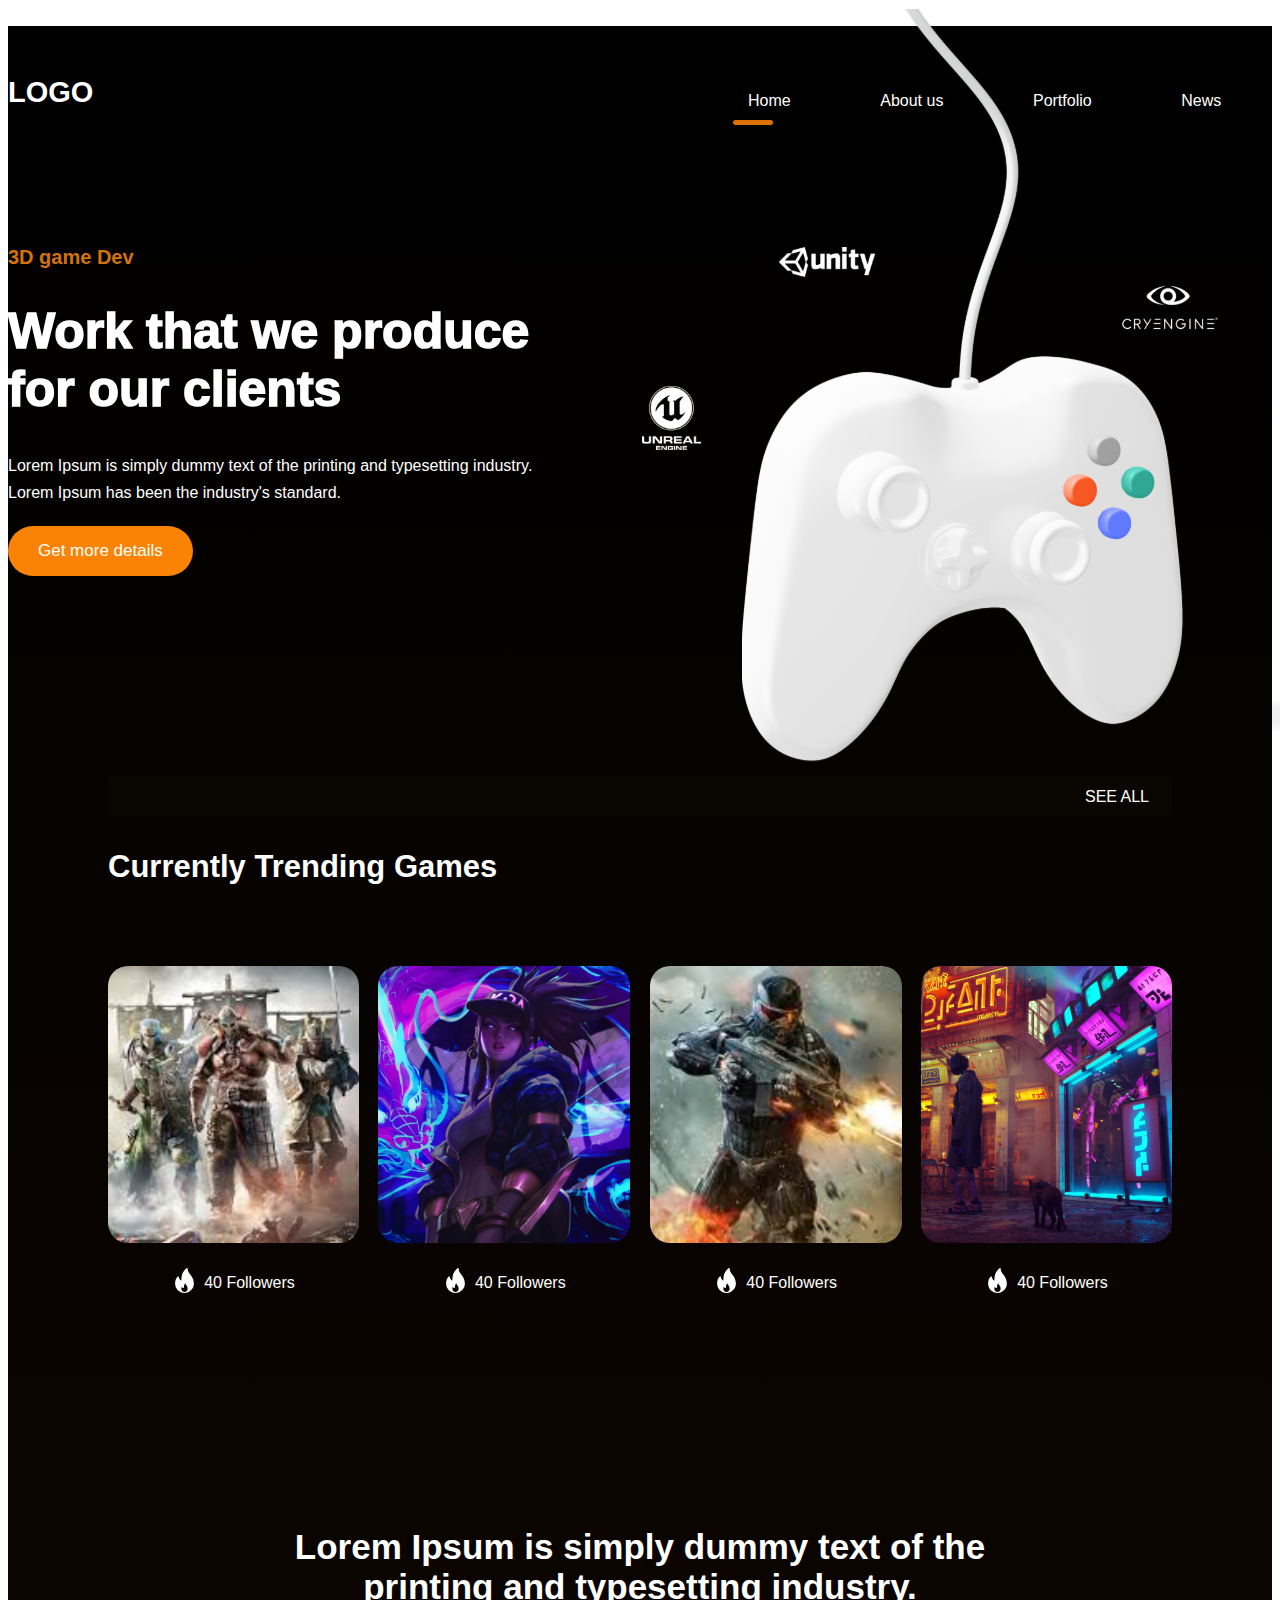
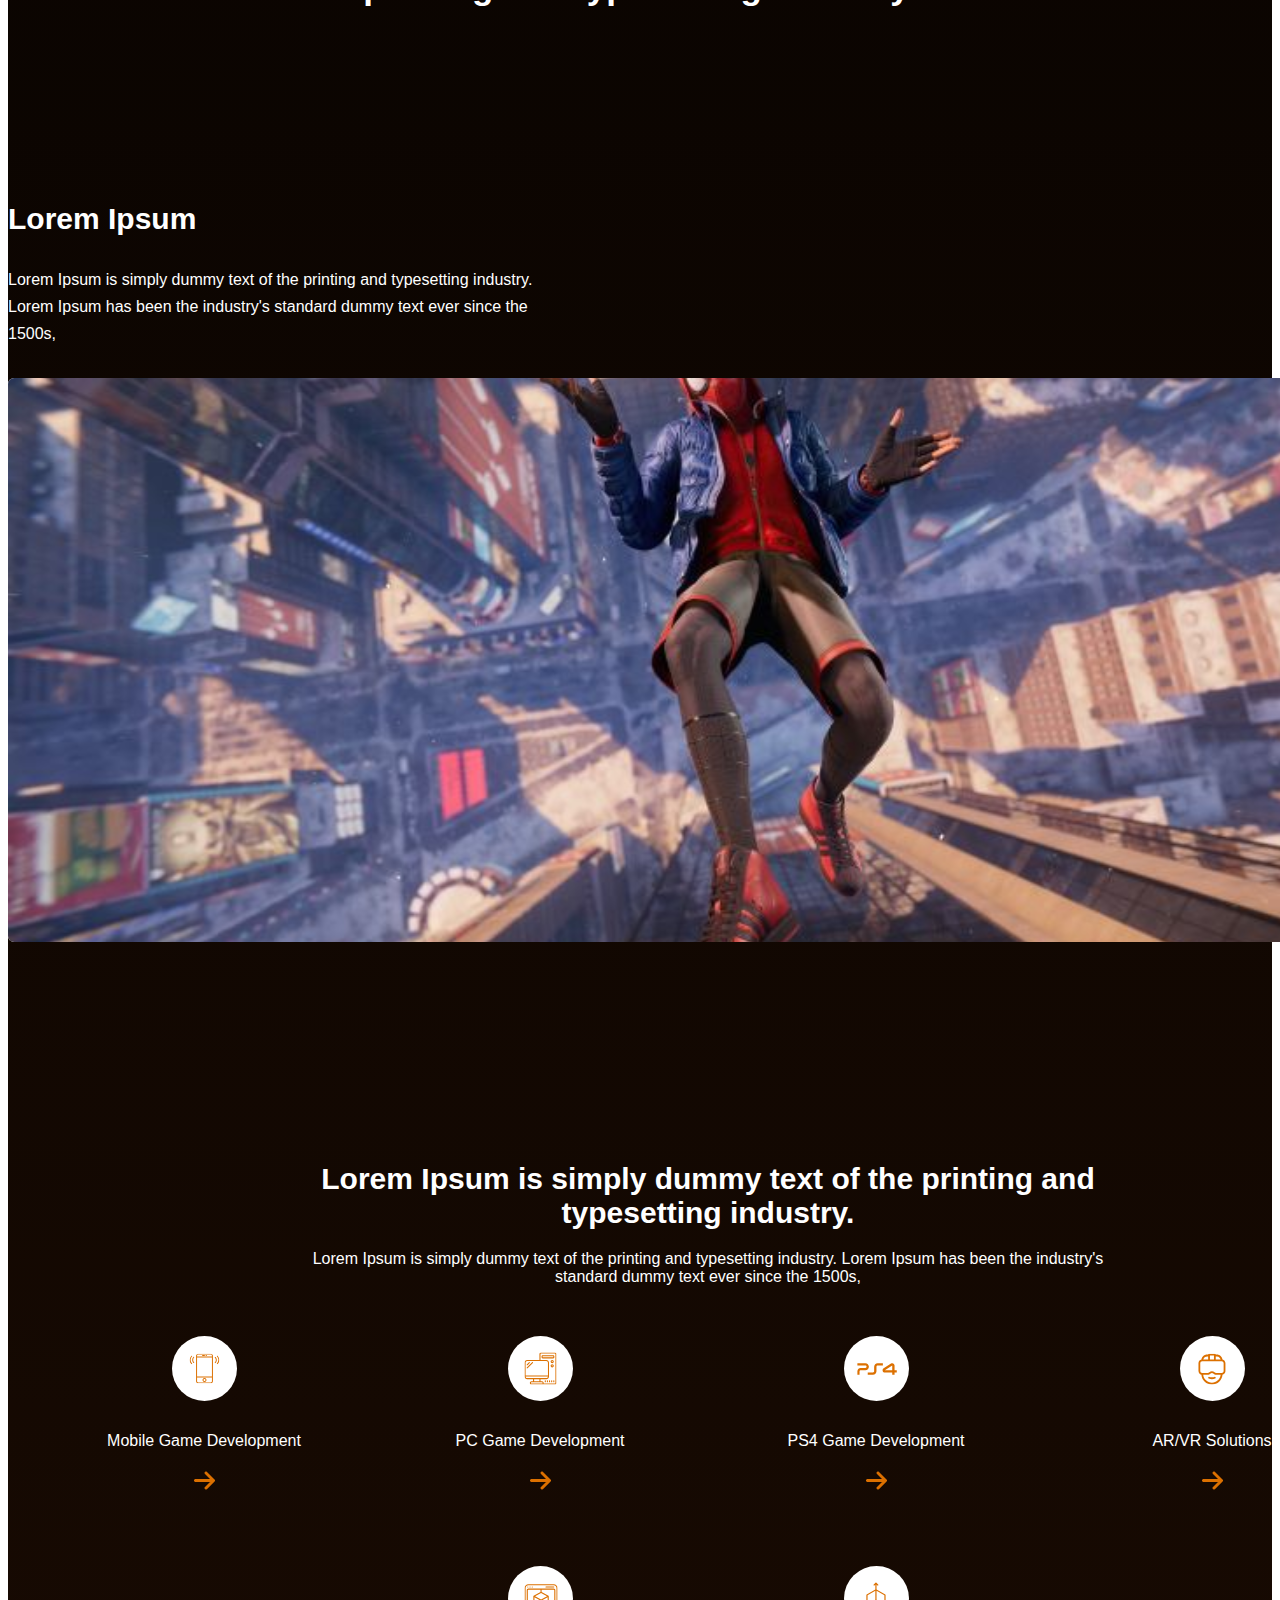
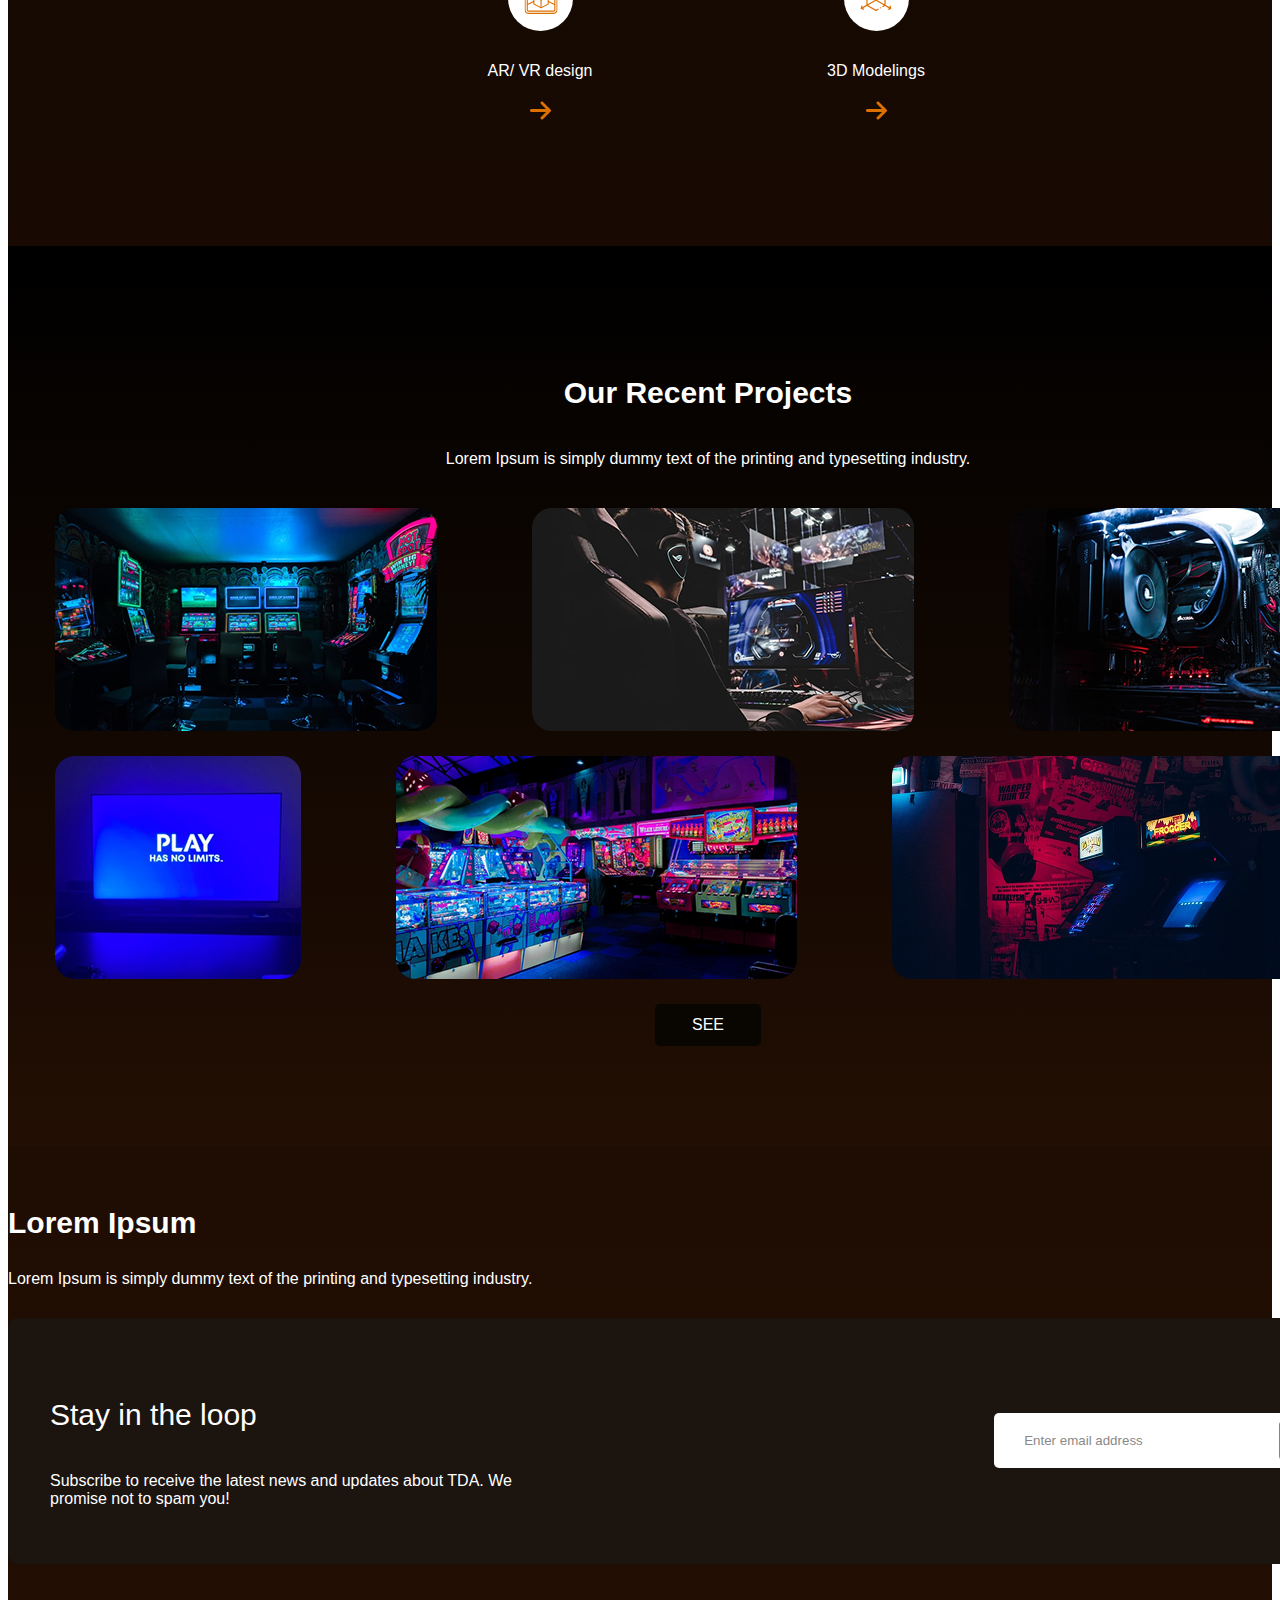
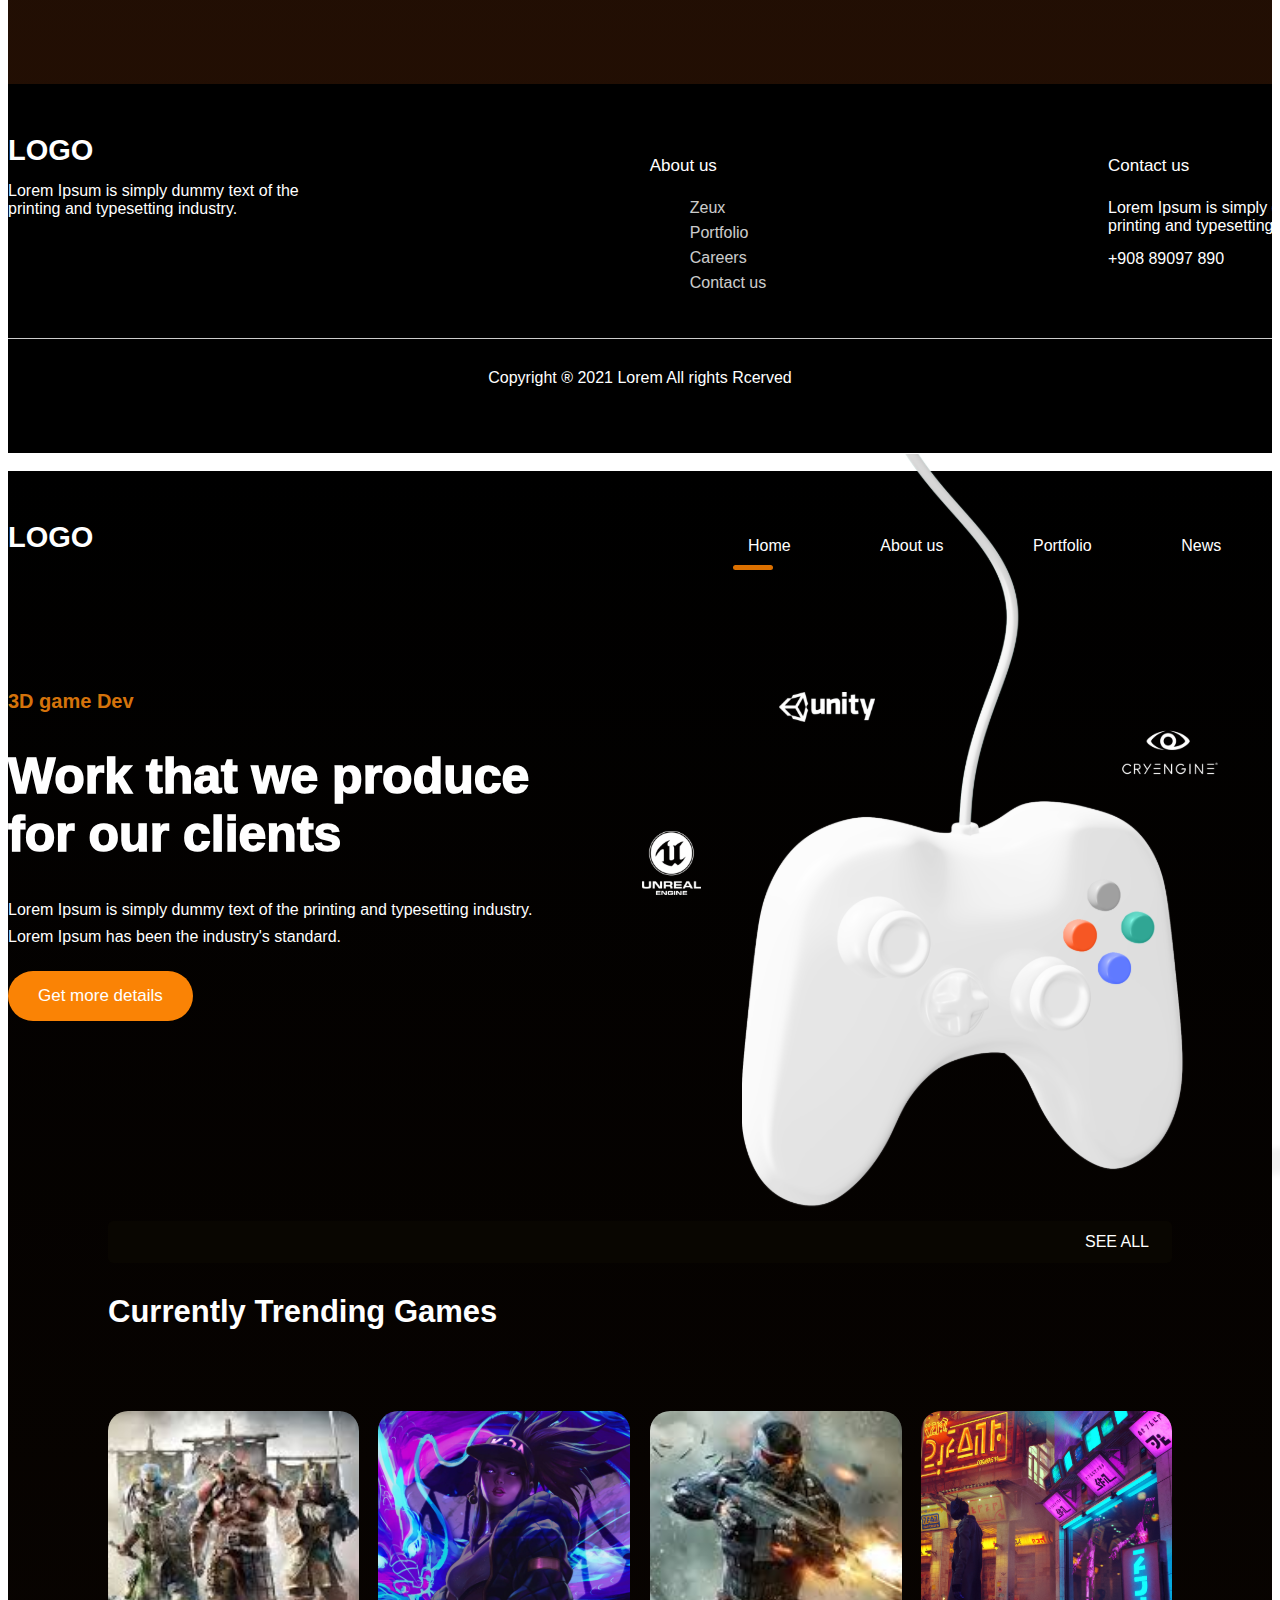
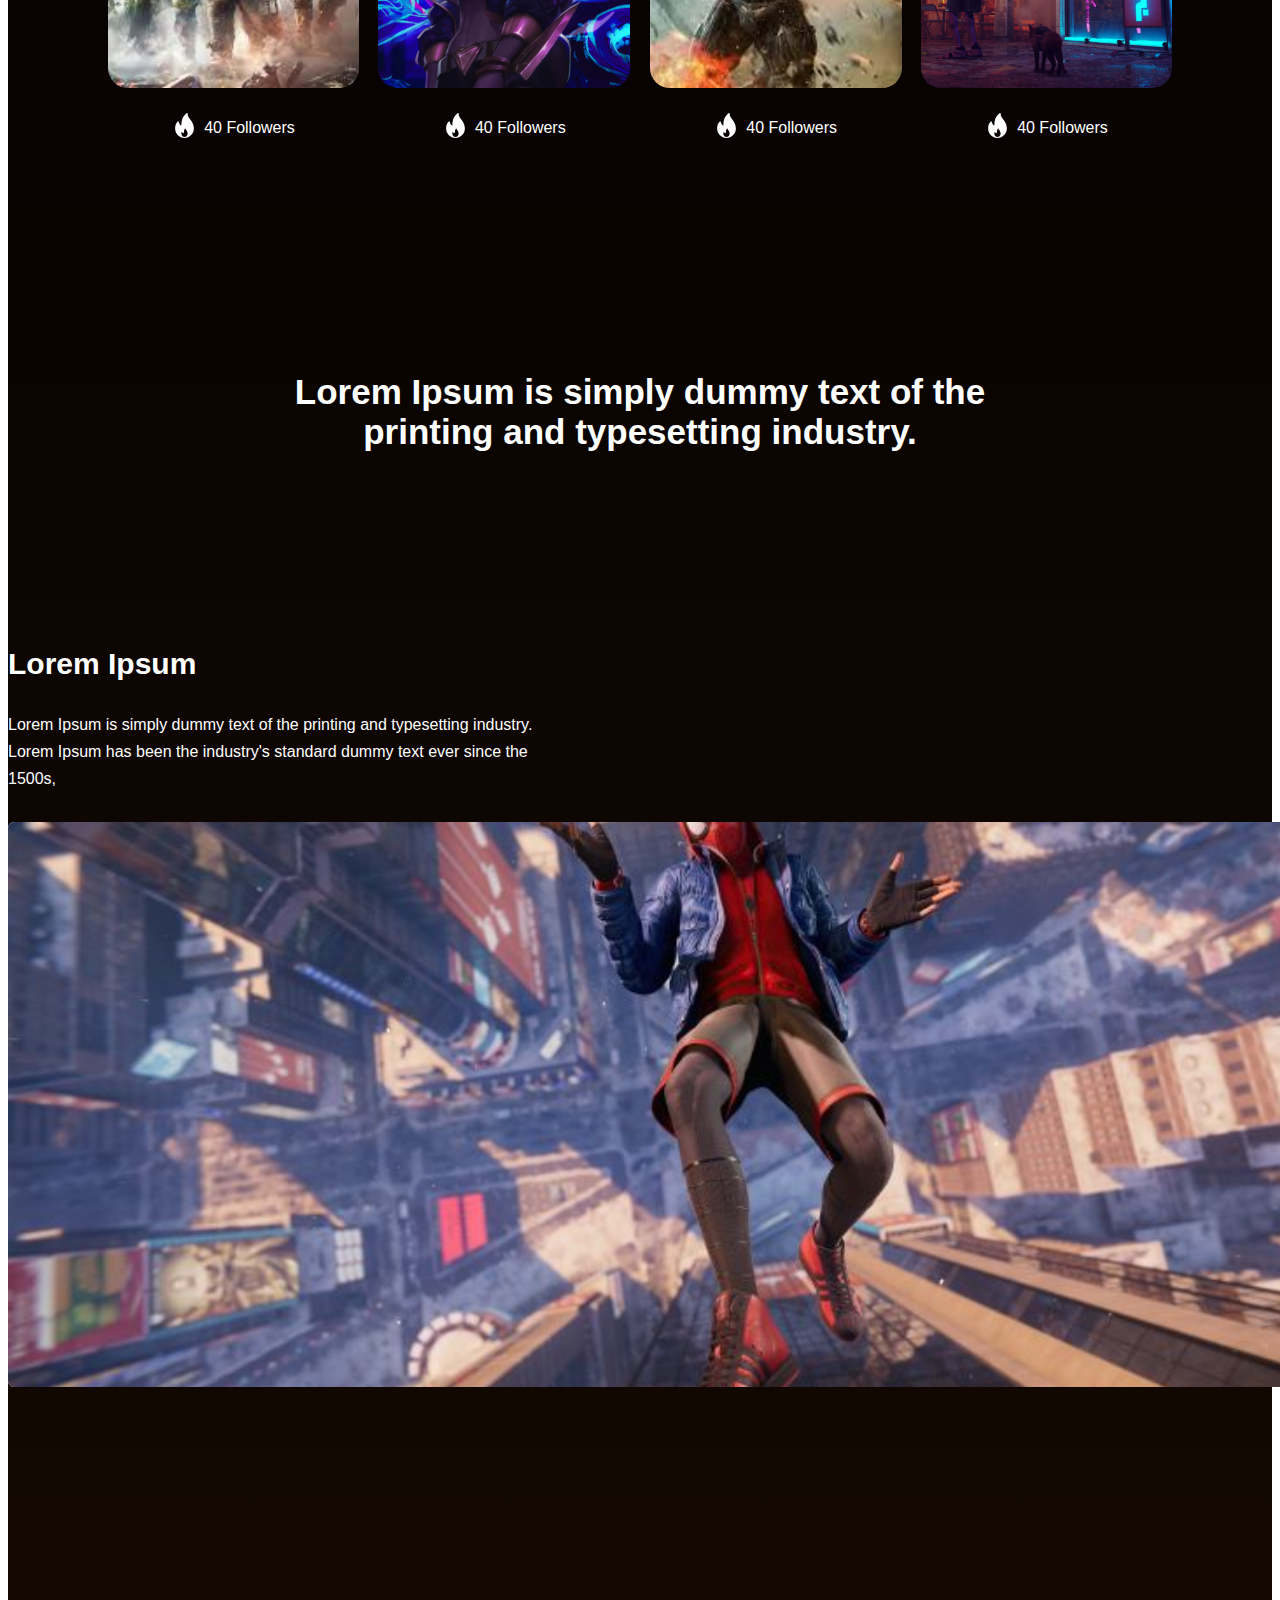
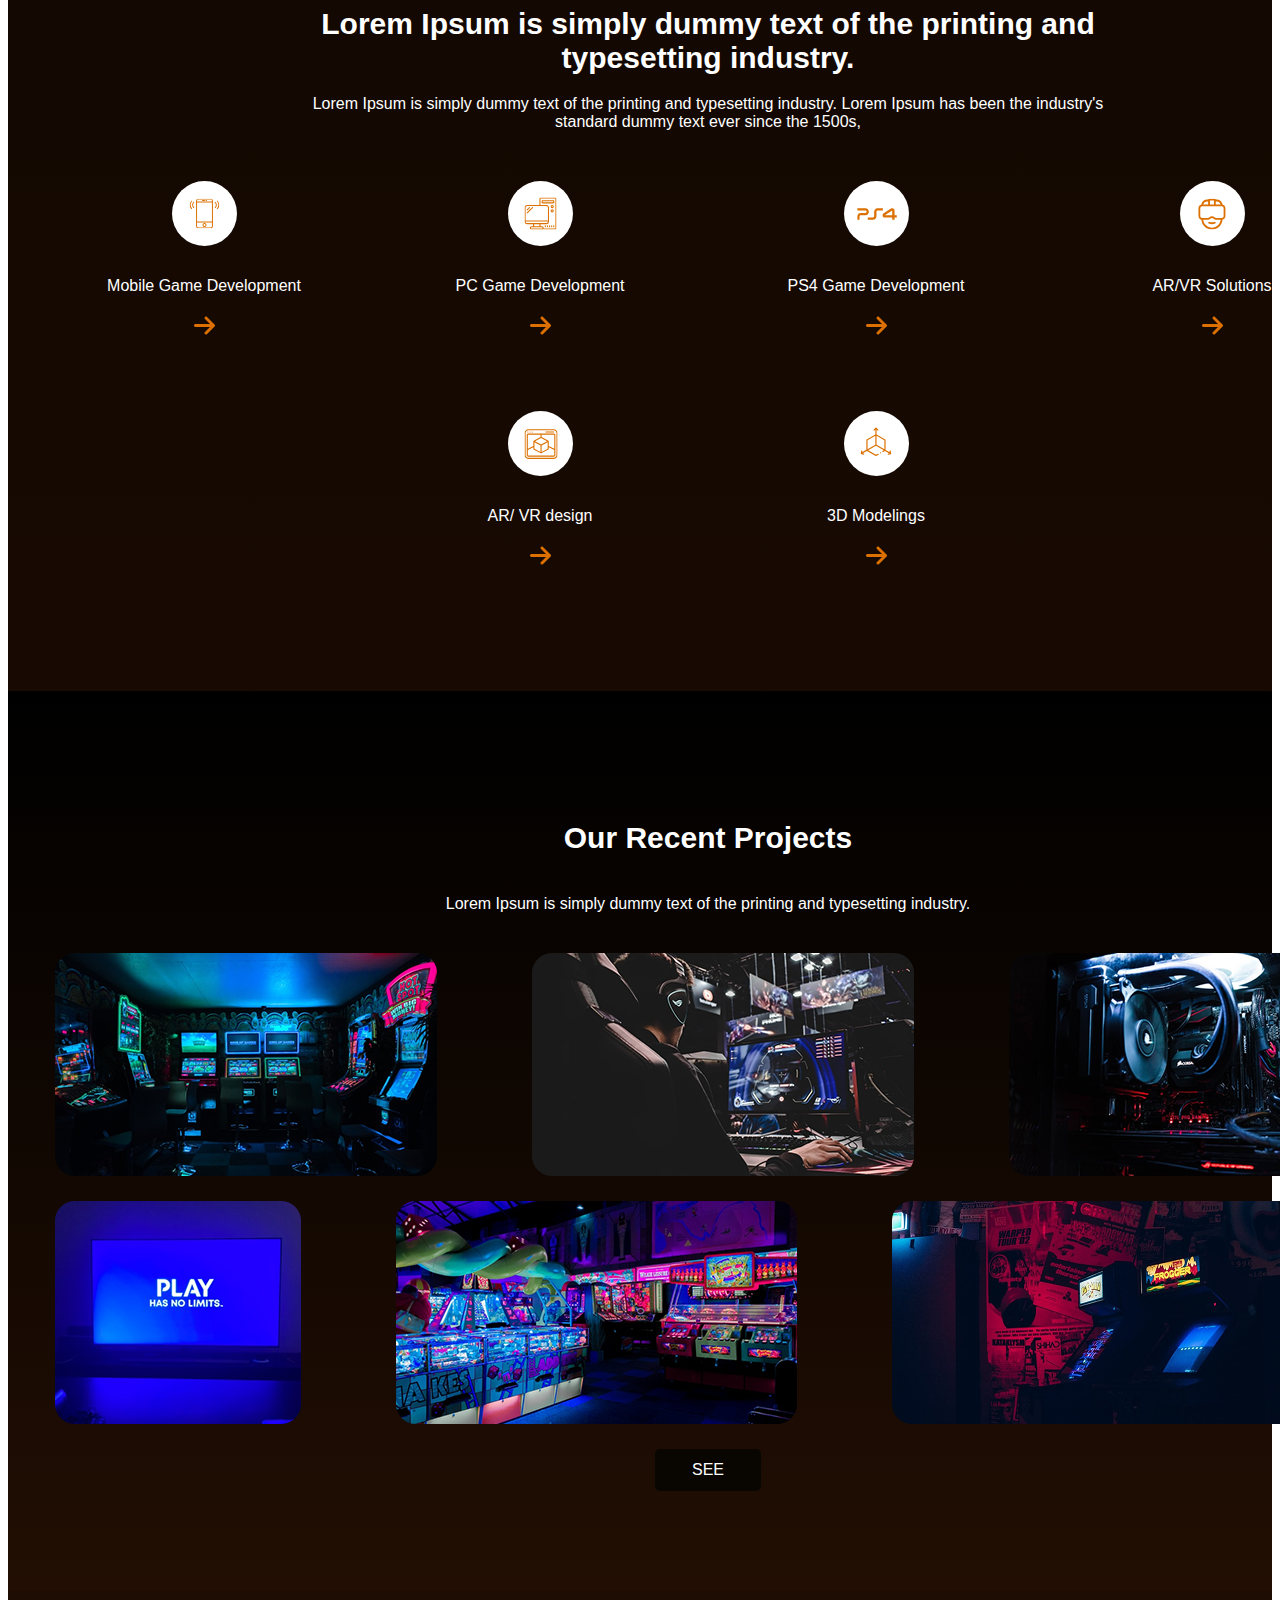
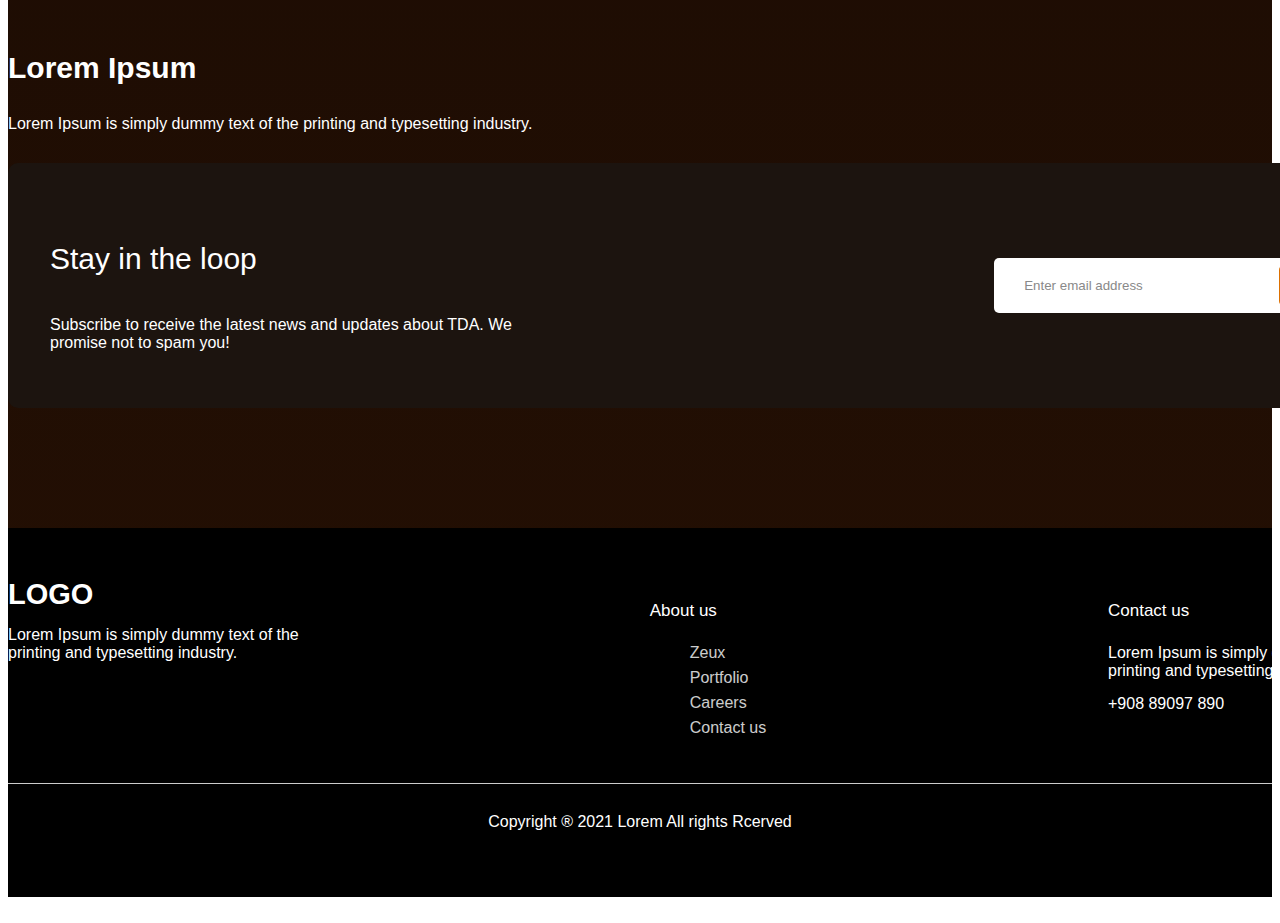
<file: index.html>
<<<<<<< HEAD
<<<<<<< HEAD
<!DOCTYPE html>
<html lang="en">
<head>
    <meta charset="UTF-8">
    <meta name="viewport" content="width=device-width, initial-scale=1.0">
    <title>Game website</title>
    <link rel="stylesheet" href="style.css">
</head>
<body>
    <div class="wrapper">
    <header class="container">
        <span class="logo">logo</span>
        <nav>
            <ul>
                <li class="active"><a href="#">Home</a></li>
                <li><a href="#">About us</a></li>
                <li><a href="#">Portfolio</a></li>
                <li><a href="#">News</a></li>
                <li class="btn"><a href="#">Contacts</a></li>
            </ul>
        </nav>
    </header>


    <div class="hero container">
        <div class="hero-info">
            <h2>3D game Dev </h2>
            <h1>Work that we produce for our clients</h1>
            <p>Lorem Ipsum is simply dummy text of the printing and typesetting industry. Lorem Ipsum has been the industry's standard.</p>
            <button class="btn">Get more details</button>
            <img src="img/joy-stick.svg" alt="">
        </div>
    </div>
    <div class="trending">
        <a href="#" class="see-all">SEE ALL</a>
        <h3>Currently Trending Games</h3>

        <div class="games">
        <div class="block">
            <img src="/img/games1.svg" alt="">
            <span><img src="/img/hot.svg" alt="">40 Followers</span>
        </div>
        <div class="block">
            <img src="/img/games2.svg" alt="">
            <span><img src="/img/hot.svg" alt="">40 Followers</span>
        </div>
        <div class="block">
            <img src="/img/games3.svg" alt="">
            <span><img src="/img/hot.svg" alt="">40 Followers</span>
        </div>
        <div class="block">
            <img src="/img/games4.svg" alt="">
            <span><img src="/img/hot.svg" alt="">40 Followers</span>
        </div>
    </div>
        
    </div>
    <div class="container big-text">
        <p>Lorem Ipsum is simply dummy text of the printing and typesetting industry.</p>
    </div>
    <div class="container banner">
        <h3>Lorem Ipsum</h3>
        <p>Lorem Ipsum is simply dummy text of the printing and typesetting industry. Lorem Ipsum has been the industry's standard dummy text ever since the 1500s,</p>
        <img src="/img/banner.svg" alt="">        
    </div>
<div class="features">
    <div class="container">
        <h3>Lorem Ipsum is simply dummy text of the printing and typesetting industry.</h3>
        <p>Lorem Ipsum is simply dummy text of the printing and typesetting industry. Lorem Ipsum has been the industry's standard dummy text ever since the 1500s,</p>
        <div class="info">
            <div class="block">
                <img src="/img/phoneee.svg" alt="">
                <p>Mobile Game Development</p>
                <img src="/img/arrow.png" alt="">
            </div>
            <div class="block">
                <img src="/img/pc.svg" alt="">
                <p>PC Game Development</p>
                <img src="/img/arrow.png" alt="">
            </div>
            <div class="block">
                <img src="/img/ps4.svg" alt="">
                <p>PS4 Game Development</p>
                <img src="/img/arrow.png" alt="">
            </div>
            <div class="block">
                <img src="/img/mask.svg" alt="">
                <p>AR/VR Solutions</p>
                <img src="/img/arrow.png" alt="">
            </div>
            <div class="block">
                <img src="/img/ar.svg" alt="">
                <p>AR/ VR design</p>
                <img src="/img/arrow.png" alt="">
            </div>
            <div class="block">
                <img src="/img/3d.svg" alt="">
                <p>3D Modelings</p>
                <img src="/img/arrow.png" alt="">
            </div>
        </div>
    </div>
</div>
<div class="wrapper">
    <div class="container projects">
        <h3>Our Recent Projects</h3>
        <p>Lorem Ipsum is simply dummy text of the printing and typesetting industry. </p>
    <div class="images">
        <img src="/img/1.png" alt="">
        <img src="img/2.png" alt="">
        <img src="img/3.png" alt="">
    </div>
    <div class="images">
        <img src="img/4.png" alt="">
        <img src="img/5.png" alt="">
        <img src="img/6.png" alt="">
    </div>
    <a href="" class="see-all">SEE</a>
    </div>
</div>
<div class="container email">
    <h3>Lorem Ipsum</h3>
    <p>Lorem Ipsum is simply dummy text of the printing and typesetting industry. </p>
<div class="block">
    <div>
        <h4>Stay in the loop</h4>
        <p>Subscribe to receive the latest news and updates about TDA.
            We promise not to spam you!</p>

    </div>
    <div>
        <input type="email" id="emailField" placeholder="Enter email address">
        <button onclick="checkEmail()">Continue</button>
    </div>
</div>
</div>
</div>

<footer>
    <div class="blocks container">
        <div>
            <span class="logo">logo</span>
            <p>Lorem Ipsum is simply dummy text of the printing and typesetting industry. </p>
        </div>
        <div>
            <h4>About us</h4>
            <ul>
                <li>Zeux</li>
                    <li>Portfolio</li>
                   <li>Careers</li>
                    <li>Contact us</li>
            </ul>
        </div>
        <div>
            <h4>Contact us</h4>
            <p>Lorem Ipsum is simply dummy text of the printing and typesetting industry. </p>
            <p>+908 89097 890</p>
        </div>
    </div>
    <hr>
    <p>Copyright ® 2021 Lorem All rights Rcerved</p>
</footer>

<script>
function checkEmail(){
    let email = document.querySelector('#emailField').value;
    if(!email.includes('@')) alert('No symbol @');
    else if(!email.includes('.')) alert('No symbol .');
    else alert('Alright');
}
</script>

</body>
=======
=======
>>>>>>> 67572e81dc45789c50c6af572b01cc207af41e95
<!DOCTYPE html>
<html lang="en">
<head>
    <meta charset="UTF-8">
    <meta name="viewport" content="width=device-width, initial-scale=1.0">
    <title>Game website</title>
    <link rel="stylesheet" href="style.css">
</head>
<body>
    <div class="wrapper">
    <header class="container">
        <span class="logo">logo</span>
        <nav>
            <ul>
                <li class="active"><a href="/">Home</a></li>
                <li><a href="/about.html">About us</a></li>
                <li><a href="#">Portfolio</a></li>
                <li><a href="#">News</a></li>
                <li class="btn"><a href="contacts.html">Contacts</a></li>
            </ul>
        </nav>
    </header>


    <div class="hero container">
        <div class="hero-info">
            <h2>3D game Dev </h2>
            <h1>Work that we produce for our clients</h1>
            <p>Lorem Ipsum is simply dummy text of the printing and typesetting industry. Lorem Ipsum has been the industry's standard.</p>
            <button class="btn">Get more details</button>
            <img src="img/joy-stick.svg" alt="">
        </div>
    </div>
    <div class="trending">
        <a href="#" class="see-all">SEE ALL</a>
        <h3>Currently Trending Games</h3>

        <div class="games">
        <div class="block">
            <img src="/img/games1.svg" alt="">
            <span><img src="/img/hot.svg" alt="">40 Followers</span>
        </div>
        <div class="block">
            <img src="/img/games2.svg" alt="">
            <span><img src="/img/hot.svg" alt="">40 Followers</span>
        </div>
        <div class="block">
            <img src="/img/games3.svg" alt="">
            <span><img src="/img/hot.svg" alt="">40 Followers</span>
        </div>
        <div class="block">
            <img src="/img/games4.svg" alt="">
            <span><img src="/img/hot.svg" alt="">40 Followers</span>
        </div>
    </div>
        
    </div>
    <div class="container big-text">
        <p>Lorem Ipsum is simply dummy text of the printing and typesetting industry.</p>
    </div>
    <div class="container banner">
        <h3>Lorem Ipsum</h3>
        <p>Lorem Ipsum is simply dummy text of the printing and typesetting industry. Lorem Ipsum has been the industry's standard dummy text ever since the 1500s,</p>
        <img src="/img/banner.svg" alt="">        
    </div>
<div class="features">
    <div class="container">
        <h3>Lorem Ipsum is simply dummy text of the printing and typesetting industry.</h3>
        <p>Lorem Ipsum is simply dummy text of the printing and typesetting industry. Lorem Ipsum has been the industry's standard dummy text ever since the 1500s,</p>
        <div class="info">
            <div class="block">
                <img src="/img/phoneee.svg" alt="">
                <p>Mobile Game Development</p>
                <img src="/img/arrow.png" alt="">
            </div>
            <div class="block">
                <img src="/img/pc.svg" alt="">
                <p>PC Game Development</p>
                <img src="/img/arrow.png" alt="">
            </div>
            <div class="block">
                <img src="/img/ps4.svg" alt="">
                <p>PS4 Game Development</p>
                <img src="/img/arrow.png" alt="">
            </div>
            <div class="block">
                <img src="/img/mask.svg" alt="">
                <p>AR/VR Solutions</p>
                <img src="/img/arrow.png" alt="">
            </div>
            <div class="block">
                <img src="/img/ar.svg" alt="">
                <p>AR/ VR design</p>
                <img src="/img/arrow.png" alt="">
            </div>
            <div class="block">
                <img src="/img/3d.svg" alt="">
                <p>3D Modelings</p>
                <img src="/img/arrow.png" alt="">
            </div>
        </div>
    </div>
</div>
<div class="wrapper">
    <div class="container projects">
        <h3>Our Recent Projects</h3>
        <p>Lorem Ipsum is simply dummy text of the printing and typesetting industry. </p>
    <div class="images">
        <img src="/img/1.png" alt="">
        <img src="img/2.png" alt="">
        <img src="img/3.png" alt="">
    </div>
    <div class="images">
        <img src="img/4.png" alt="">
        <img src="img/5.png" alt="">
        <img src="img/6.png" alt="">
    </div>
    <a href="" class="see-all">SEE</a>
    </div>
</div>
<div class="container email">
    <h3>Lorem Ipsum</h3>
    <p>Lorem Ipsum is simply dummy text of the printing and typesetting industry. </p>
<div class="block">
    <div>
        <h4>Stay in the loop</h4>
        <p>Subscribe to receive the latest news and updates about TDA.
            We promise not to spam you!</p>

    </div>
    <div>
        <input type="email" id="emailField" placeholder="Enter email address">
        <button onclick="checkEmail()">Continue</button>
    </div>
</div>
</div>
</div>

<footer>
    <div class="blocks container">
        <div>
            <span class="logo">logo</span>
            <p>Lorem Ipsum is simply dummy text of the printing and typesetting industry. </p>
        </div>
        <div>
            <h4>About us</h4>
            <ul>
                <li>Zeux</li>
                    <li>Portfolio</li>
                   <li>Careers</li>
                    <li>Contact us</li>
            </ul>
        </div>
        <div>
            <h4>Contact us</h4>
            <p>Lorem Ipsum is simply dummy text of the printing and typesetting industry. </p>
            <p>+908 89097 890</p>
        </div>
    </div>
    <hr>
    <p>Copyright ® 2021 Lorem All rights Rcerved</p>
</footer>

<script>
function checkEmail(){
    let email = document.querySelector('#emailField').value;
    if(!email.includes('@')) alert('No symbol @');
    else if(!email.includes('.')) alert('No symbol .');
    else alert('Alright');
}
</script>

</body>
<<<<<<< HEAD
>>>>>>> 67572e8 (website)
=======
>>>>>>> 67572e81dc45789c50c6af572b01cc207af41e95
</html>
</file>
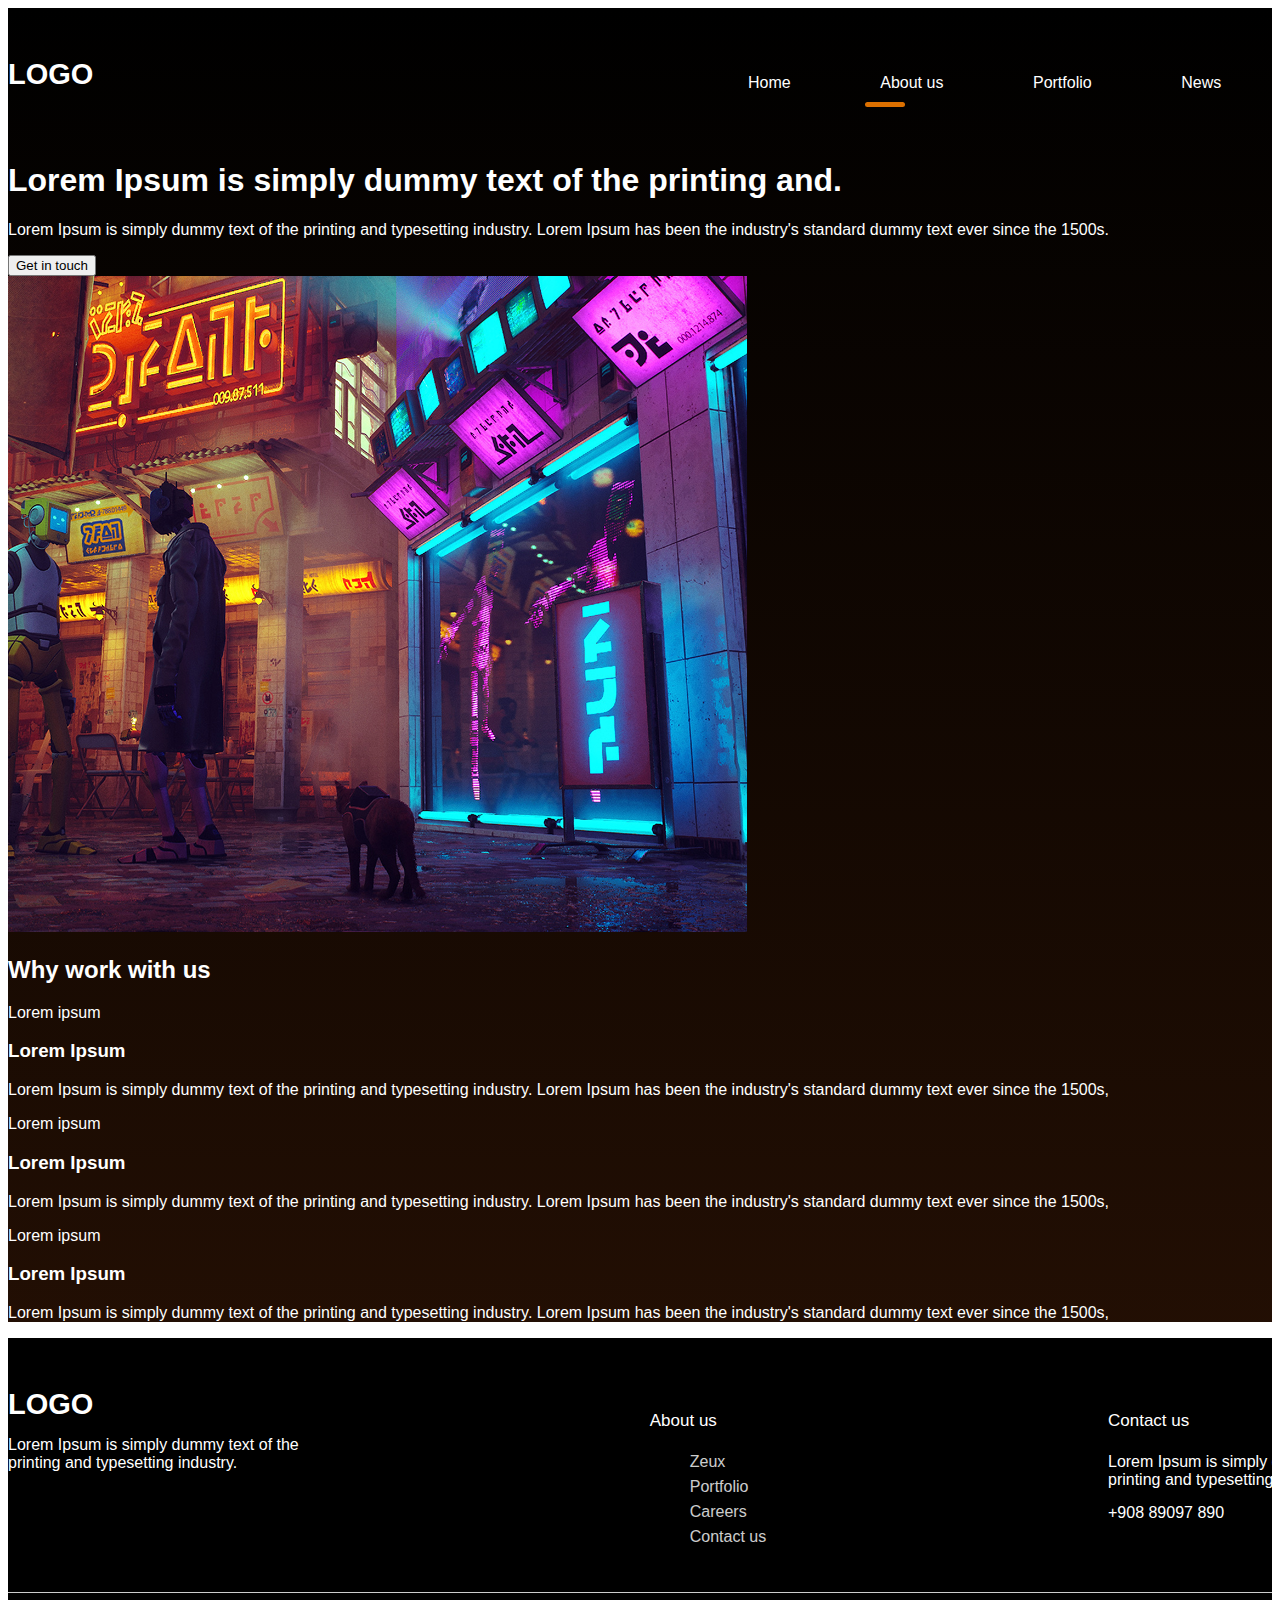
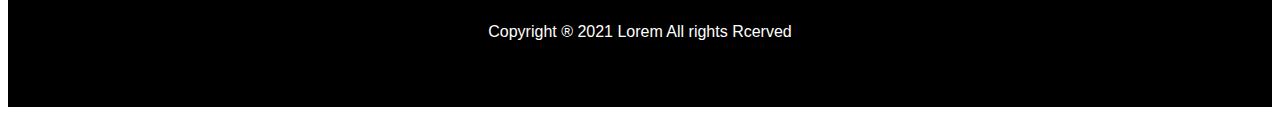
<file: about.html>
<!DOCTYPE html>
<html lang="en">
<head>
    <meta charset="UTF-8">
    <meta name="viewport" content="width=device-width, initial-scale=1.0">
    <title>Game website</title>
    <link rel="stylesheet" href="style.css">
</head>
<body>
    <div class="wrapper">
    <header class="container">
        <span class="logo">logo</span>
        <nav>
            <ul>
                <li><a href="/">Home</a></li>
                <li  class="active"><a href="/about.html">About us</a></li>
                <li><a href="#">Portfolio</a></li>
                <li><a href="#">News</a></li>
                <li class="btn"><a href="contacts.html">Contacts</a></li>
            </ul>
        </nav>
    </header>

    <div class="hero-about container">
        <div class="info">
            <h1>Lorem Ipsum is simply dummy text of the printing and.</h1>
            <p>Lorem Ipsum is simply dummy text of the printing and typesetting industry. Lorem Ipsum has been the industry's standard dummy text ever since the 1500s.</p>
            <button class="btn">Get in touch</button>
        </div>
        <img src="/img/about-banner.png" alt="">
    </div>

    <div class="container work">
        <h2>Why work with us</h2>
        <div class="blocks">
            <div class="block">
                <span class="badge purple">Lorem ipsum</span>
                <h3>Lorem Ipsum</h3>
                <p>Lorem Ipsum is simply dummy text of the printing and typesetting industry. Lorem Ipsum has been the industry's standard dummy text ever since the 1500s,</p>
            </div>
            <div class="block">
                <span class="badge brown">Lorem ipsum</span>
                <h3>Lorem Ipsum</h3>
                <p>Lorem Ipsum is simply dummy text of the printing and typesetting industry. Lorem Ipsum has been the industry's standard dummy text ever since the 1500s,</p>
            </div>
            <div class="block">
                <span class="badge green">Lorem ipsum</span>
                <h3>Lorem Ipsum</h3>
                <p>Lorem Ipsum is simply dummy text of the printing and typesetting industry. Lorem Ipsum has been the industry's standard dummy text ever since the 1500s,</p>
            </div>
        </div>
    </div>
</div>

<footer>
    <div class="blocks container">
        <div>
            <span class="logo">logo</span>
            <p>Lorem Ipsum is simply dummy text of the printing and typesetting industry. </p>
        </div>
        <div>
            <h4>About us</h4>
            <ul>
                <li>Zeux</li>
                    <li>Portfolio</li>
                   <li>Careers</li>
                    <li>Contact us</li>
            </ul>
        </div>
        <div>
            <h4>Contact us</h4>
            <p>Lorem Ipsum is simply dummy text of the printing and typesetting industry. </p>
            <p>+908 89097 890</p>
        </div>
    </div>
    <hr>
    <p>Copyright ® 2021 Lorem All rights Rcerved</p>
</footer>

</body>
</html>
</file>
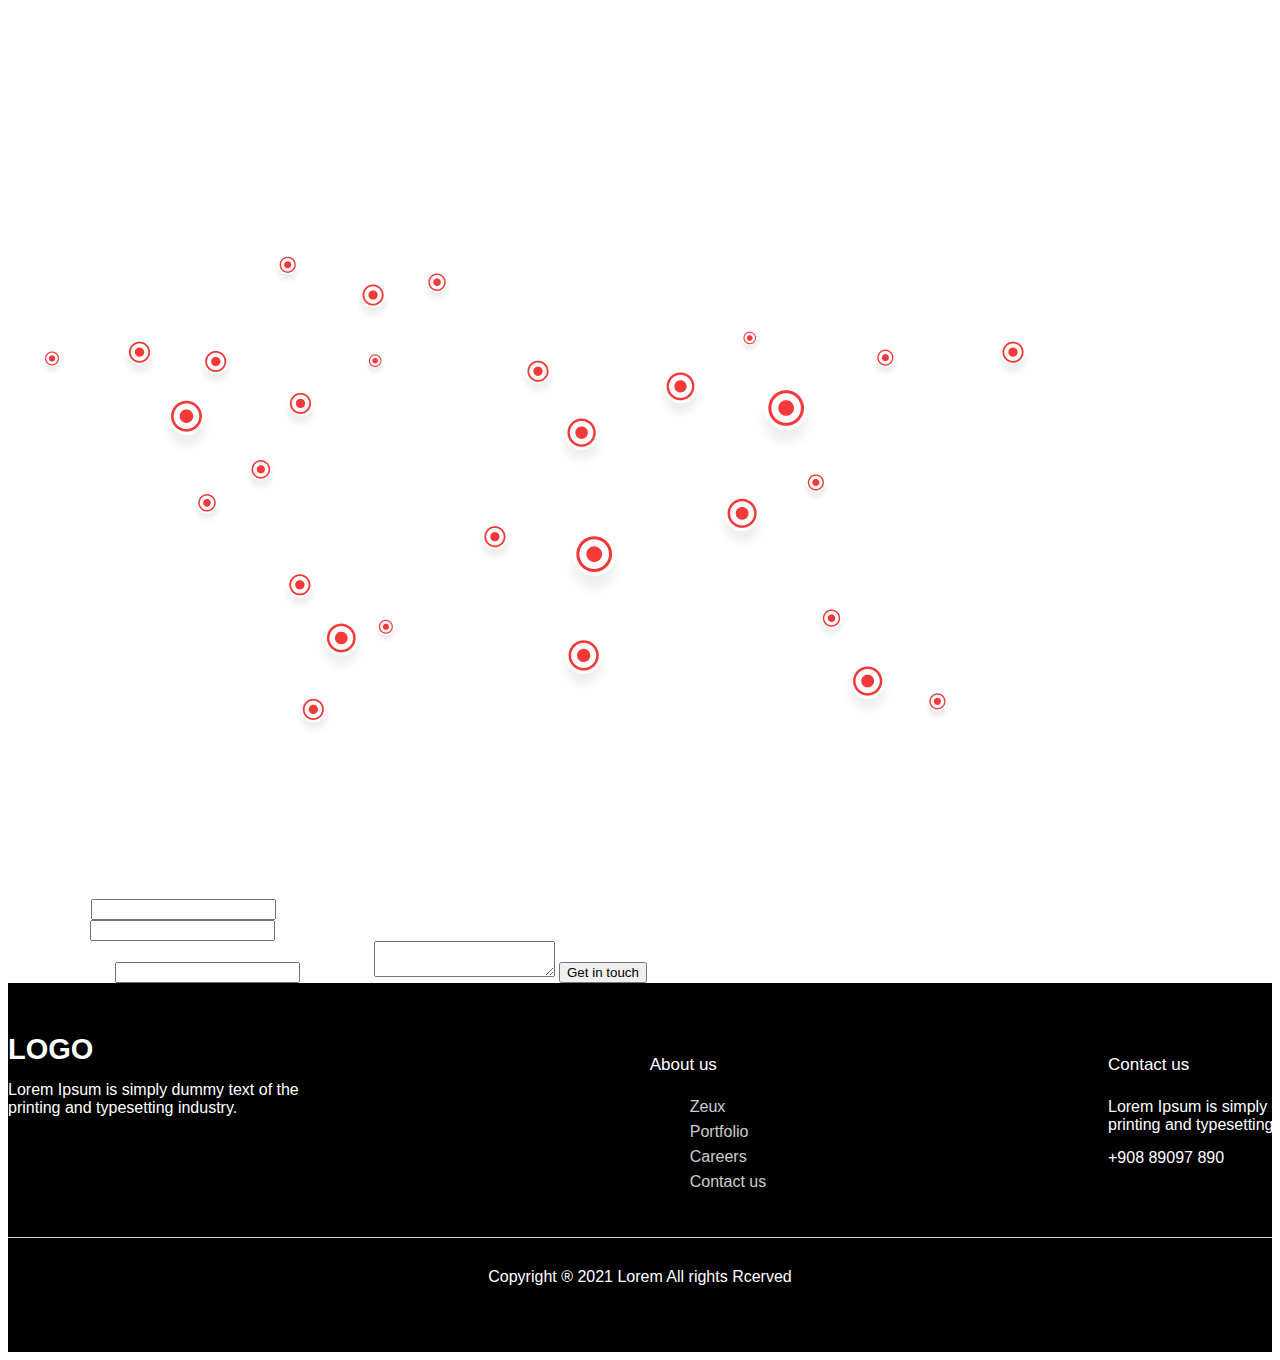
<file: contacts.html>
<!DOCTYPE html>
<html lang="en">
<head>
    <meta charset="UTF-8">
    <meta name="viewport" content="width=device-width, initial-scale=1.0">
    <title>Game website</title>
    <link rel="stylesheet" href="style.css">
</head>
<body>
  
    <header class="container">
        <span class="logo">logo</span>
        <nav>
            <ul>
                <li><a href="/">Home</a></li>
                <li><a href="/about.html">About us</a></li>
                <li><a href="#">Portfolio</a></li>
                <li><a href="#">News</a></li>
                <li class="btn"><a href="contacts.html">Contacts</a></li>
            </ul>
        </nav>
    </header>
<div class="container hero-contacts">
    <h1>Lorem Ipsum is simply dummy text of the printing and.</h1>
    <p>Lorem Ipsum is simply dummy text of the printing and typesetting industry. </p>
    <img src="/img/map.png" alt="">
</div>

<div class="feedback">
    <div class="container">
        <h2>Say hello</h2>
        <p>Lorem Ipsum is simply dummy text of the printing .</p>

        <form>
            <div class="inline">
                <div>
                    <label>First Name</label>
                    <input type="text">
                </div>
                <div>
                    <label>Last Name</label>
                    <input type="text">
                </div>
            </div>
            <label>Email Address</label>
            <input type="email" class="one-line">

            <label>Message</label>
            <textarea class="one-line"></textarea>

            <button type="button">Get in touch</button>
        </form>
    </div>
</div>

<footer>
    <div class="blocks container">
        <div>
            <span class="logo">logo</span>
            <p>Lorem Ipsum is simply dummy text of the printing and typesetting industry. </p>
        </div>
        <div>
            <h4>About us</h4>
            <ul>
                <li>Zeux</li>
                    <li>Portfolio</li>
                   <li>Careers</li>
                    <li>Contact us</li>
            </ul>
        </div>
        <div>
            <h4>Contact us</h4>
            <p>Lorem Ipsum is simply dummy text of the printing and typesetting industry. </p>
            <p>+908 89097 890</p>
        </div>
    </div>
    <hr>
    <p>Copyright ® 2021 Lorem All rights Rcerved</p>
</footer>

</body>
</html>
</file>
<file: style.css>
<<<<<<< HEAD
<<<<<<< HEAD
@import url('https://fonts.googleapis.com/css2?family=Poppins:ital,wght@0,100;0,200;0,300;0,400;0,500;0,600;0,700;0,800;0,900;1,100;1,200;1,300;1,400;1,500;1,600;1,700;1,800;1,900&family=Raleway:ital@0;1&display=swap');

*{
    margin: 0;
    padding: 0;
}
body{
    font-family: 'Popins', sans-serif;
    font-weight: 400;
    color: #fff;
    font-size: 16px;

}

a{
    text-decoration: none;

}
img{
    max-width: 100%;
}

.wrapper{
    background: linear-gradient(180deg, rgba(0, 0, 0, 1) 0%, rgba(171, 73, 17, 1) 500%);
    width: 100%;
}

.container{
    width: 1400px;
    margin: 0 auto;
}

header{
    padding: 50px 0;
}

header .logo, footer .blocks .logo{
   text-transform: uppercase;
   font-size: 29px;
   font-weight: 800;
}

header nav{
    float: right;
    width: 50%;
}

header nav ul{
    list-style: none;
    display: flex;
    justify-content: space-between;
    z-index: 2;
    position: relative;
}

header nav ul li{
    display: inline-block;
}

header nav ul li a {
    color: #fff;
}

header nav ul li.active::after{
    content: '';
    display: block;
    width: 40px;
    height: 5px;
    background: #DC7000;
    border-radius: 10px;
    position: relative;
    top: 10px;
    left: -15px;
}
header nav ul li:not(.active):not(.btn) a:hover{
    border-bottom: 5px solid #DC7000;

}

header nav ul li.btn a, .email .block button{
    background: #DC7000;
    padding: 9px 17px;
    border-radius: 5px;
    transition: all 500ms ease;
}

header nav ul li.btn a:hover, .email .block button:hover{
    background: #653502;
}

.hero{
    position: relative;
    padding-bottom: 100px;
    z-index: 1;
}

.hero-info{
    width: 530px;
    padding-top: 70px;

}

.hero-info h2{
    font-size: 20px;
    font-weight: 600;
    color: #d5730b;

}
.hero-info h1{
    font-size: 50px;
    font-weight: 1000;
}

.hero-info p{
    font-weight: 500;
    line-height: 170%;
    margin: 0 auto;
}

.hero-info .btn{
    background: #FA8305;
    color: #fff;
    border-radius: 50px;
    padding: 15px 30px;
    border: 0;
    transition: all 500ms ease;
    font-size: 17px;
    margin-top: 20px;
}

.hero-info .btn:hover{
    cursor: pointer;
    transform: scale(1.1);

}

.hero img{
    position: absolute;
    top: -150px;
    right: 0;
}

.trending{
    padding: 100px;
}
.trending h3{
    font-weight: 600;
    font-size: 31px;
}

.trending .see-all, .projects .see-all{
    color: #fff;
    background: rgb(9, 6, 1);
    border-radius: 5px;
    padding: 12px 23px;
    text-align: right;
    display: block;
    transition: all 500ms ease;
}

.projects .see-all{
    float: none;
    text-align: left;
    text-align: center;
    width: 60px;
    margin: 0 auto;
}

.trending .see-all:hover, .projects .see-all:hover{
    transform: scale(1.1);
}

.trending .games{
    display: flex;
    justify-content: space-between;
    width: 100%;
    padding: 50px 0;
}

.trending .games span{
    display: block;
    text-align: center;
    margin-top: 20px;
}

.trending .games span img{
    position: relative;
    top: 5px;
    margin-right: 7px;
}

.big-text{
    padding: 50px 0;
    font-size: 35px;
    font-weight: 600;
    text-align: center;
    width: 800px;
}

.banner{
    padding: 80px 0;
}

.banner h3{
    font-size: 30px;
    font-weight: 600;
    margin-bottom: 30px;
}

.banner p{
    line-height: 170%;
    margin-bottom: 30px;
    width: 550px;
}

.banner img {
    width: 100%;
    margin-bottom: 30px;
}

.features{
    background: url('img/bg.png') no-repeat center center fixed;
    background-size: cover;
    padding: 80px 0;
}

.features h3,
.features p{
    margin-bottom: 20px;
    text-align: center;
    max-width: 800px;
    margin-left: auto;
    margin-right: auto;
}

.features h3{
    font-size: 30px;
}

.features .info{
    display: flex;
    justify-content: center;
    flex-wrap: wrap;
}

.features .info .block{
    text-align: center;
    width: 20%;
    margin: 30px 2%;
}

.features .info .block img{
    margin-bottom: 15px;
}

.projects {
    padding: 100px 0;
}

.projects h3{
    font-size: 30px;
    text-align: center;
}

.projects p{
    margin: 40px 0;
    text-align: center;
}

.projects .images{
    display: flex;
    justify-content: space-around;
    margin-bottom: 25px;
}

.email{
    padding-bottom: 120px;
}

.email h3{
    margin-top: 60px;
    font-size: 30px;
}

.email .block{
   background: #1C140F;
    margin-top: 30px;
    border-radius: 10px;
    padding: 40px 3%;
    width: 94%;
    display: flex;
    justify-content: space-between;
    align-items: center;
}

.email .block h4{
    font-size: 30px;
    font-weight: 500;

}

.email .block p{
    width: 500px;
}

.email .block input{
    background: #fff;
    outline: none;
    border: 0;
    border-radius: 5px;
    width: 380px;
    font-family: 'Popins', sans-serif;
    font-weight: 400;
    padding: 20px 30px;
    position: relative;
    right: -100px;
    z-index: 1;
    padding-right: 120px;
}

.email .block input::placeholder{
    color: #898989;
}

.email .block button{
    cursor: pointer;
    border: 0;
    padding: 13px 17px;
    position: relative;
    z-index: 2;
    color: #fff;
}

footer{
   background: black; 
   padding: 50px 0;

}

footer .blocks{
    display: flex;
    justify-content: space-between;

}

footer .blocks p{
    width: 300px;
    margin: 15px 0;

}


footer .blocks h4{
    font-weight: 500;
    font-size: 17px;

}

footer .blocks ul{
    list-style: none;
}

footer .blocks ul li{
    margin-top: 7px;
    opacity: 0.8;
}

footer hr{
    margin: 30px 0;
    border: 0;
    height: 0.6px;
    background: #ccc;
}

footer > p{
    text-align: center;
=======
=======
>>>>>>> 67572e81dc45789c50c6af572b01cc207af41e95
@import url('https://fonts.googleapis.com/css2?family=Poppins:ital,wght@0,100;0,200;0,300;0,400;0,500;0,600;0,700;0,800;0,900;1,100;1,200;1,300;1,400;1,500;1,600;1,700;1,800;1,900&family=Raleway:ital@0;1&display=swap');

*{
    margin: 0;
    padding: 0;
}
body{
    font-family: 'Popins', sans-serif;
    font-weight: 400;
    color: #fff;
    font-size: 16px;
    background: #000;
}

a{
    text-decoration: none;
}

img{
    max-width: 100%;
}

.wrapper{
    background: linear-gradient(180deg, rgba(0, 0, 0, 1) 0%, rgba(171, 73, 17, 1) 500%);
    width: 100%;
    overflow-x: hiden;
}

.container{
    width: 1400px;
    margin: 0 auto;
}

header{
    padding: 50px 0;
}

header .logo, footer .blocks .logo{
   text-transform: uppercase;
   font-size: 29px;
   font-weight: 800;
}

header nav{
    float: right;
    width: 50%;
}

header nav ul{
    list-style: none;
    display: flex;
    justify-content: space-between;
    z-index: 2;
    position: relative;
}

header nav ul li{
    display: inline-block;
}

header nav ul li a {
    color: #fff;
}

header nav ul li.active::after{
    content: '';
    display: block;
    width: 40px;
    height: 5px;
    background: #DC7000;
    border-radius: 10px;
    position: relative;
    top: 10px;
    left: -15px;
}
header nav ul li:not(.active):not(.btn) a:hover{
    border-bottom: 5px solid #DC7000;

}

header nav ul li.btn a, .email .block button{
    background: #DC7000;
    padding: 9px 17px;
    border-radius: 5px;
    transition: all 500ms ease;
}

header nav ul li.btn a:hover, .email .block button:hover{
    background: #653502;
}

.hero{
    position: relative;
    padding-bottom: 100px;
    z-index: 1;
}

.hero-info{
    width: 530px;
    padding-top: 70px;

}

.hero-info h2{
    font-size: 20px;
    font-weight: 600;
    color: #d5730b;

}
.hero-info h1{
    font-size: 50px;
    font-weight: 1000;
}

.hero-info p{
    font-weight: 500;
    line-height: 170%;
    margin: 0 auto;
}

.hero-info .btn, .hero-about .info .btn{
    background: #FA8305;
    color: #fff;
    border-radius: 50px;
    padding: 15px 30px;
    border: 0;
    transition: all 500ms ease;
    font-size: 17px;
    margin-top: 20px;
}

.hero-info .btn:hover, .hero-about .info .btn:hover{
    cursor: pointer;
    transform: scale(1.1);

}

.hero img{
    position: absolute;
    top: -150px;
    right: 0;
}

.trending{
    padding: 100px;
}
.trending h3{
    font-weight: 600;
    font-size: 31px;
}

.trending .see-all, .projects .see-all{
    color: #fff;
    background: rgb(9, 6, 1);
    border-radius: 5px;
    padding: 12px 23px;
    text-align: right;
    display: block;
    transition: all 500ms ease;
}

.projects .see-all{
    float: none;
    text-align: left;
    text-align: center;
    width: 60px;
    margin: 0 auto;
}

.trending .see-all:hover, .projects .see-all:hover{
    transform: scale(1.1);
}

.trending .games{
    display: flex;
    justify-content: space-between;
    width: 100%;
    padding: 50px 0;
}

.trending .games span{
    display: block;
    text-align: center;
    margin-top: 20px;
}

.trending .games span img{
    position: relative;
    top: 5px;
    margin-right: 7px;
}

.big-text{
    padding: 50px 0;
    font-size: 35px;
    font-weight: 600;
    text-align: center;
    width: 800px;
}

.banner{
    padding: 80px 0;
}

.banner h3{
    font-size: 30px;
    font-weight: 600;
    margin-bottom: 30px;
}

.banner p{
    line-height: 170%;
    margin-bottom: 30px;
    width: 550px;
}

.banner img {
    width: 100%;
    margin-bottom: 30px;
}

.features{
    background: url('img/bg.png') no-repeat center center fixed;
    background-size: cover;
    padding: 80px 0;
}

.features h3,
.features p{
    margin-bottom: 20px;
    text-align: center;
    max-width: 800px;
    margin-left: auto;
    margin-right: auto;
}

.features h3{
    font-size: 30px;
}

.features .info{
    display: flex;
    justify-content: center;
    flex-wrap: wrap;
}

.features .info .block{
    text-align: center;
    width: 20%;
    margin: 30px 2%;
}

.features .info .block img{
    margin-bottom: 15px;
}

.projects {
    padding: 100px 0;
}

.projects h3{
    font-size: 30px;
    text-align: center;
}

.projects p{
    margin: 40px 0;
    text-align: center;
}

.projects .images{
    display: flex;
    justify-content: space-around;
    margin-bottom: 25px;
}

.email{
    padding-bottom: 120px;
}

.email h3{
    margin-top: 60px;
    font-size: 30px;
}

.email .block{
   background: #1C140F;
    margin-top: 30px;
    border-radius: 10px;
    padding: 40px 3%;
    width: 94%;
    display: flex;
    justify-content: space-between;
    align-items: center;
}

.email .block h4{
    font-size: 30px;
    font-weight: 500;

}

.email .block p{
    width: 500px;
}

.email .block input{
    background: #fff;
    outline: none;
    border: 0;
    border-radius: 5px;
    width: 380px;
    font-family: 'Popins', sans-serif;
    font-weight: 400;
    padding: 20px 30px;
    position: relative;
    right: -100px;
    z-index: 1;
    padding-right: 120px;
}

.email .block input::placeholder{
    color: #898989;
}

.email .block button{
    cursor: pointer;
    border: 0;
    padding: 13px 17px;
    position: relative;
    z-index: 2;
    color: #fff;
}

/*about us page*/

.hero-about{
    position: relative;
}

.hero-about .info{
    width: 500px;
    padding: 250px 0;
}

.hero-about .info h1{
    margin-bottom: 15px;
    font-size: 30px;

}

.hero-about .info .btn{
    margin-top: 20px;
}

.hero-about img{
    position: absolute;
    right: -55px;
    top: 0;
    border-radius: 20px;
}

.work{
    padding: 80px 0;

}

.work h2{
    font-size: 25px;
    margin-bottom: 40px;
}

.work .blocks{
    display: flex;
    justify-content: space-between;
}

.work .blocks .block{
    width: 25%;
    border-radius: 10px;
    padding: 50px 35px;
    background: #1C140F;
}

.work .blocks .block h3{
    font-size: 20px;
    margin: 20px 0;
}

.work .blocks .block .badge{
    border-radius: 7px;
    padding: 10px 20px;
}

.work .blocks .block .badge.purple{
    background: #560F67;
}
.work .blocks .block .badge.brown{
    background: #31190D;
}
.work .blocks .block .badge.green{
    background: #192A1D;
}

/*contacts page*/
.hero-contacts h1{
    text-align: center;
    margin-top: 70px;
    margin-bottom: 30px;
    font-size: 33px;
}

.hero-contacts p{
    text-align: center; 
}

.hero-contacts img{
    width: 70%;
    margin: 80px 15%;
}

.feedback{
    padding: 70px 0;
    background: #1C140F;
}

.feedback h2{
    text-align: center;
    font-weight: 500;
    font-size: 30px;
}

.feedback p{
    text-align: center;
    margin-top: 10px;
}

.feedback form{
    margin: 80px auto;
    width: 600px;
}

.feedback form .inline{
    display: flex;
    justify-content: space-between;
}

.feedback form .inline > div{
    width: 50%;
}

.feedback form label{
    color: #4F4F4F;
    font-size: 14px;
}

.feedback form input, .feedback form textarea{
    background: #2C2420;
    border-radius: 10px;
    border: 0.6px solid #CECECE;
    display: block;
    width: 90%;
    padding: 15px 10px;
    outline: none;
    color: #fff;
    margin-top: 7px;
    margin-bottom: 20px;
}

.feedback form .one-line{
    width: 96%;
}

.feedback form textarea{
    resize: none;
    height: 200px;
}

.feedback form button{
    background: #DC7000;
    border-radius: 5px;
    border: 0;
    float: right;
    cursor: pointer;
    color: #fff;
    padding: 15px 35px;
    transition: all 500ms ease;
}

.feedback form button:hover{
    background: #b01414;
    
}

/*footer*/

footer{
   background: black; 
   padding: 50px 0;

}

footer .blocks{
    display: flex;
    justify-content: space-between;

}

footer .blocks p{
    width: 300px;
    margin: 15px 0;

}


footer .blocks h4{
    font-weight: 500;
    font-size: 17px;

}

footer .blocks ul{
    list-style: none;
}

footer .blocks ul li{
    margin-top: 7px;
    opacity: 0.8;
}

footer hr{
    margin: 30px 0;
    border: 0;
    height: 0.6px;
    background: #ccc;
}

footer > p{
    text-align: center;
<<<<<<< HEAD
>>>>>>> 67572e8 (website)
=======
>>>>>>> 67572e81dc45789c50c6af572b01cc207af41e95
}
</file>
